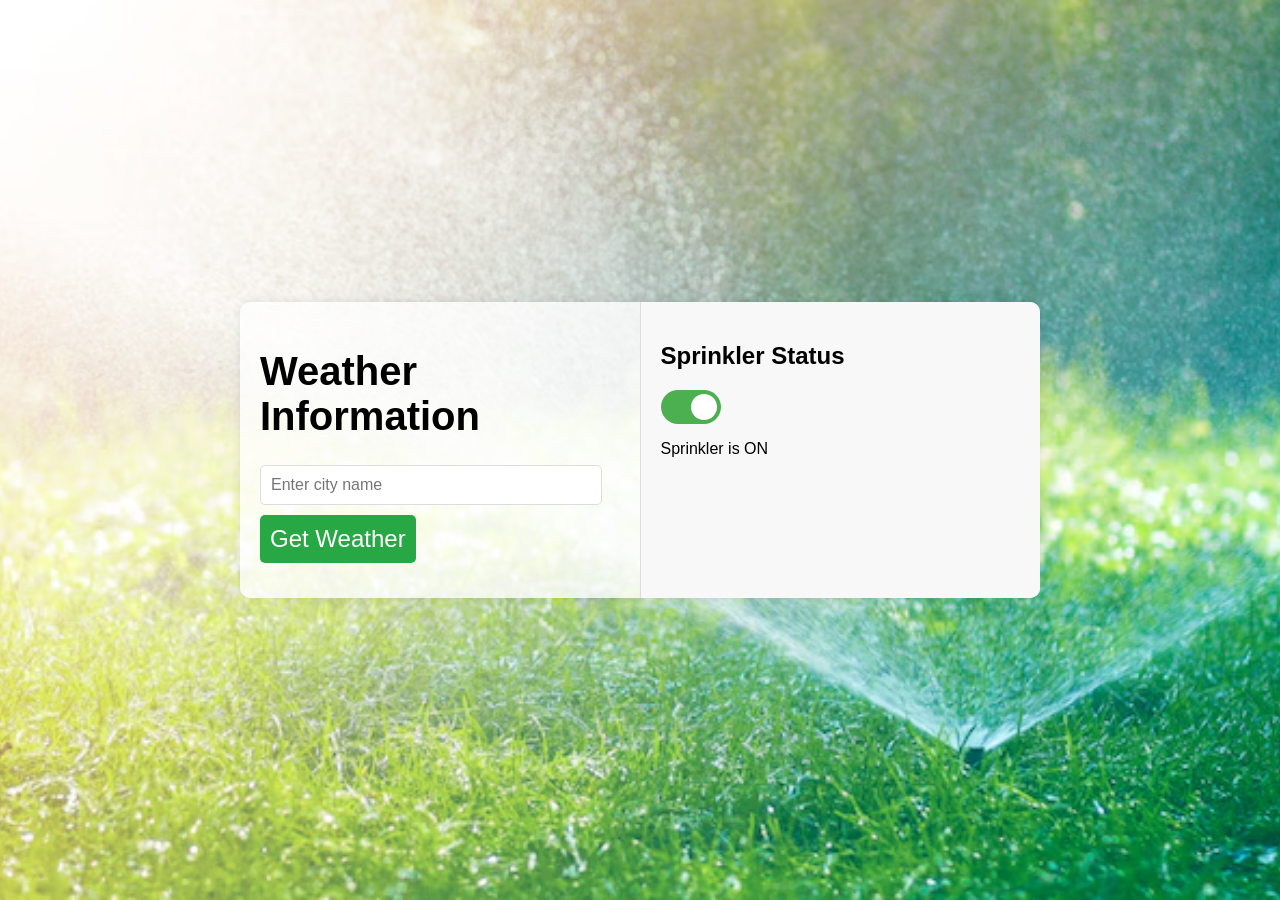
<file: index.html>
<!DOCTYPE html>
<html lang="en">
<head>
    <meta charset="UTF-8">
    <meta name="viewport" content="width=device-width, initial-scale=1.0">
    <title>Weather App</title>
    <link rel="stylesheet" href="styles.css">
</head>
<body>
    <div class="container">
        <div class="weather-section">
            <h1>Weather Information</h1>
            <input type="text" id="city" placeholder="Enter city name" />
            <button id="getWeatherBtn">Get Weather</button>
            <div id="weather"></div>
            <div id="temperature"></div>
            <div id="humidity"></div>
        </div>
        <div class="toggle-section">
            <h2>Sprinkler Status</h2>
            <label class="switch">
                <input type="checkbox" id="sprinklerToggle" checked>
                <span class="switch-label"></span>
            </label>
            <p id="toggle-status">Sprinkler is ON</p>
        </div>
    </div>
    <script src="script.js"></script>
</body>
</html>
</file>
<file: styles.css>
body {
    font-family: Arial, sans-serif;
    background-image: url('sprinkler.jpg'), linear-gradient(to bottom right, rgba(232, 245, 233, 0.5), rgba(178, 223, 219, 0.5), rgba(128, 203, 196, 0.5), rgba(77, 182, 172, 0.5));
    background-position: center 20%; 
    background-size: cover; 
    background-blend-mode: overlay; 
    display: flex;
    justify-content: center;
    align-items: center;
    height: 100vh;
    margin: 0;
}

.container {
    display: flex;
    width: 80%;
    max-width: 800px;
    background: rgba(255, 255, 255, 0.8); 
    border-radius: 10px;
    box-shadow: 0 0 10px rgba(0, 0, 0, 0.1);
    position: relative;
    z-index: 1;
}

.weather-section {
    flex: 1;
    padding: 20px;
    border-right: 1px solid #ddd;
    border-radius: 10px 0 0 10px;
}

.toggle-section {
    flex: 1;
    padding: 20px;
    background-color: #f8f8f8;
    border-radius: 0 10px 10px 0;
}

input[type="text"] {
    width: calc(100% - 40px);
    padding: 10px;
    border: 1px solid #ddd;
    border-radius: 5px;
    margin-bottom: 10px;
    font-size: 1em; 
}

button {
    padding: 10px;
    background-color: #28a745;
    color: white;
    border: none;
    border-radius: 5px;
    cursor: pointer;
    font-size: 1.5em; 
}

.switch {
    position: relative;
    display: inline-block;
    width: 60px;
    height: 34px;
}

.switch input {
    opacity: 0;
    width: 0;
    height: 0;
}

.switch-label {
    position: absolute;
    cursor: pointer;
    top: 0;
    left: 0;
    right: 0;
    bottom: 0;
    background-color: #ccc;
    transition: .4s;
    border-radius: 34px;
}

.switch-label:before {
    position: absolute;
    content: "";
    height: 26px;
    width: 26px;
    left: 4px;
    bottom: 4px;
    background-color: white;
    transition: .4s;
    border-radius: 50%;
}

input:checked + .switch-label {
    background-color: #4caf50;
}

input:checked + .switch-label:before {
    transform: translateX(26px);
}

#weather, #temperature, #humidity {
    margin-top: 15px;
    font-size: 1.8em; 
}

h1 {
    font-size: 2.5em; 
}
</file>
